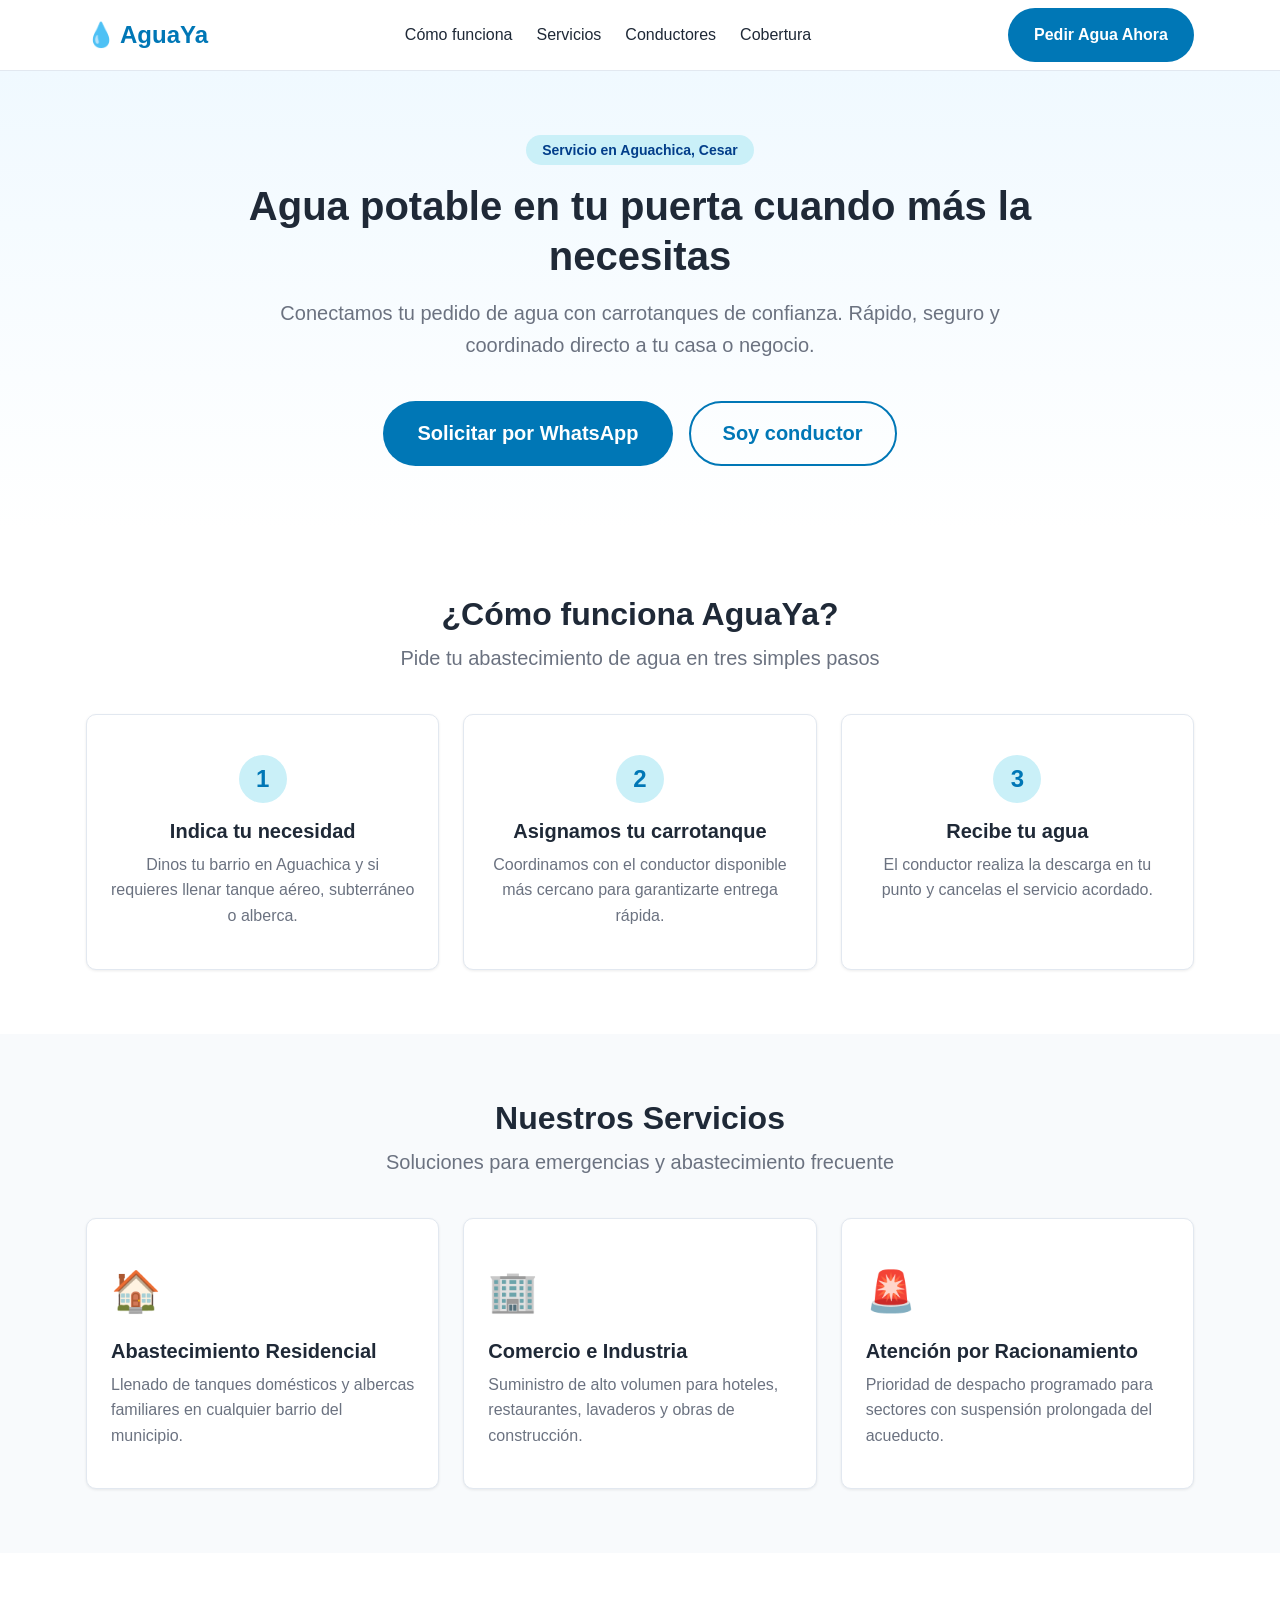
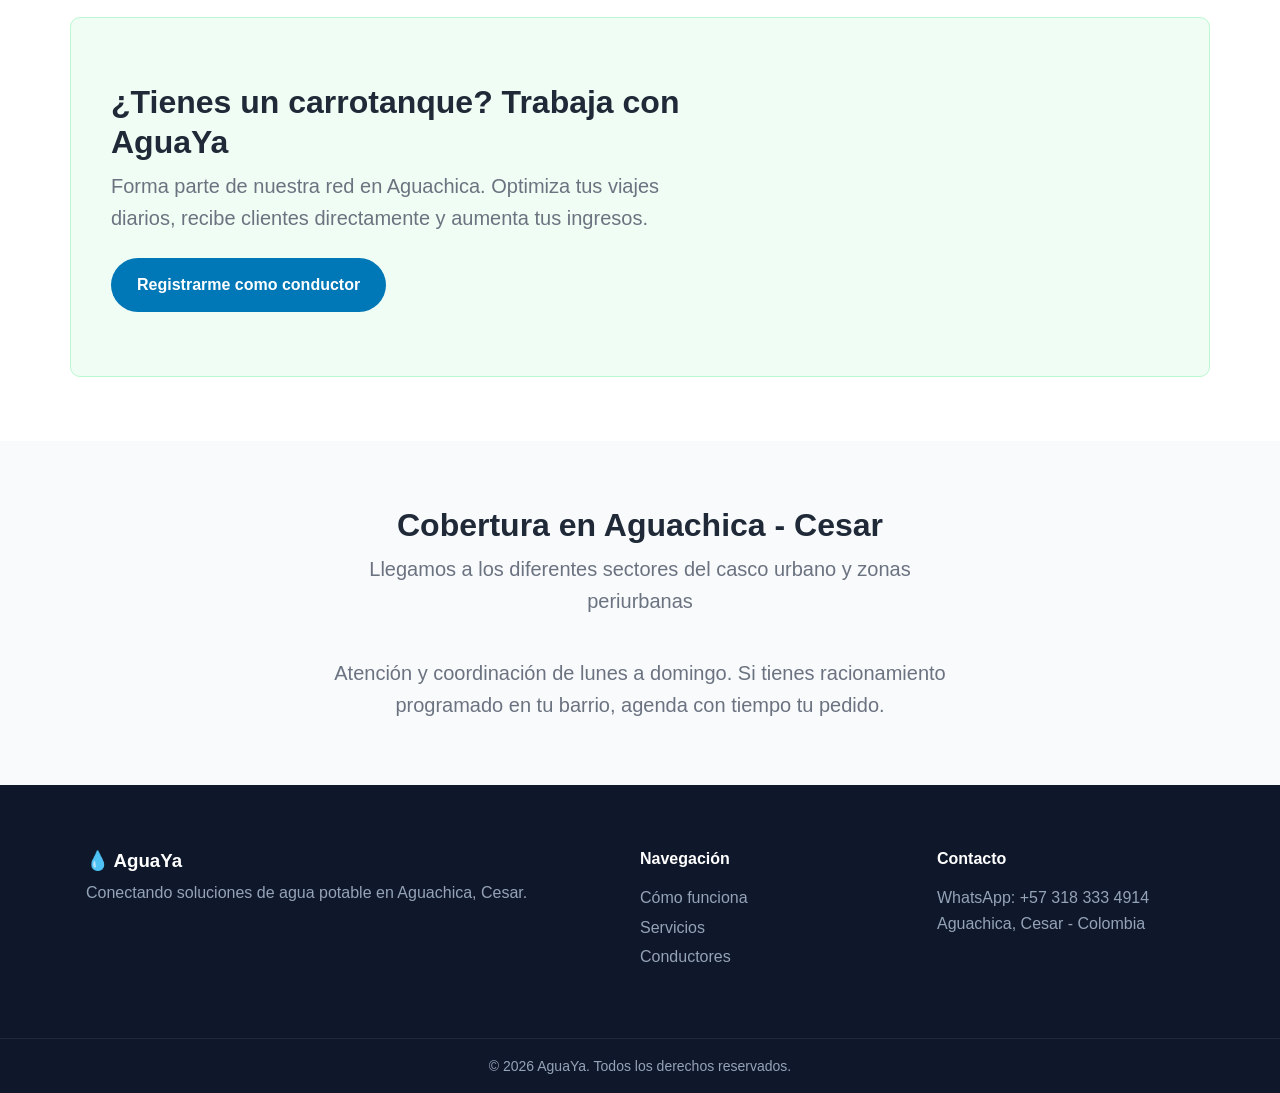
<file: index.html>
<!DOCTYPE html>
<!-- 
  ¿Qué es?
  Declaración del tipo de documento HTML5 e idioma de la página.
  ¿De qué se encarga?
  Indica al navegador que use el estándar moderno HTML5 y que el contenido principal está en español.
-->
<html lang="es">
<head>
  <!-- Juego de caracteres UTF-8: permite tildes, signos de puntuación y caracteres en español -->
  <meta charset="UTF-8">

  <!-- Viewport: fundamental para diseño responsive. Asegura que la escala se adapte al ancho de pantalla del móvil -->
  <meta name="viewport" content="width=device-width, initial-scale=1.0">

  <title>AguaYa | Abastecimiento de Agua en Aguachica</title>
  
  <!-- 
    ENLACES A HOJAS DE ESTILO EXTERNAS (Modularización CSS)
    ¿De qué se encarga cada una?
    1. reset.css: Elimina márgenes y comportamientos inconsistentes entre navegadores.
    2. variables.css: Almacena colores de marca, tipografías y espaciados estándar.
    3. global.css: Define fuentes globales, etiquetas base y utilidades.
    4. layout.css: Controla la estructura general, contenedores y cuadrículas (grid).
    5. components.css: Estiliza elementos interactivos (botones, tarjetas, barra superior).
    6. responsive.css: Reglas para adaptar la apariencia en pantallas móviles y tablets.
  -->
  <!-- Hojas de estilo modulares -->
  <link rel="stylesheet" href="./frontend/css/reset.css">
  <link rel="stylesheet" href="./frontend/css/variables.css">
  <link rel="stylesheet" href="./frontend/css/global.css">
  <link rel="stylesheet" href="./frontend/css/layout.css">
  <link rel="stylesheet" href="./frontend/css/components.css">
  <link rel="stylesheet" href="./frontend/css/responsive.css">
</head>
<body>

  <!-- ==========================================================================
       1. BARRA DE NAVEGACIÓN (Navbar)
       ¿Qué es? Encabezado fijo o superior de la página.
       ¿De qué se encarga? Permite al usuario identificar la marca, navegar por las
       secciones clave mediante enlaces ancla (#) y tener acceso inmediato al pedido de agua.
       ========================================================================== -->
    <!-- Contenedor donde se inyecta el Navbar dinámico -->
    <div id="navbar-container"></div>

  <main>
    
    <!-- ==========================================================================
         2. SECCIÓN HERO (Encabezado Principal)
         ¿Qué es? La primera pantalla visible al entrar a la web.
         ¿De qué se encarga? Captar la atención en menos de 5 segundos, comunicar el
         propósito de AguaYa y ofrecer las acciones prioritarias (pedir agua o unirse como conductor).
         ========================================================================== -->
    <section class="hero">
      <div class="container hero__container">
        <div class="hero__content">
          
          <!-- Insignia de contexto local para generar cercanía y confianza en Aguachica -->
          <span class="badge">Servicio en Aguachica, Cesar</span>
          
          <!-- Propuesta de valor principal -->
          <h1 class="hero__title">Agua potable en tu puerta cuando más la necesitas</h1>
          
          <p class="hero__description">
            Conectamos tu pedido de agua con carrotanques de confianza. Rápido, seguro y coordinado directo a tu casa o negocio.
          </p>

          <!-- Acciones principales: clientes por WhatsApp y conductores -->
          <div class="hero__actions">
            <button type="button" class="btn btn--primary btn--large" data-wa-action="request_service">
              Solicitar por WhatsApp
            </button>
            <a href="#conductores" class="btn btn--secondary btn--large">
              Soy conductor
            </a>
          </div>

        </div>
      </div>
    </section>

    <!-- ==========================================================================
         3. CÓMO FUNCIONA
         ¿Qué es? Guía visual del proceso del servicio.
         ¿De qué se encarga? Reducir la incertidumbre del usuario mostrando que
         el servicio se solicita y recibe en solo 3 pasos directos.
         ========================================================================== -->
    <section class="section how-it-works" id="como-funciona">
      <div class="container">
        <h2 class="section__title">¿Cómo funciona AguaYa?</h2>
        <p class="section__subtitle">Pide tu abastecimiento de agua en tres simples pasos</p>
        
        <div class="grid grid--3">
          <!-- Paso 1: Información inicial del cliente -->
          <article class="card-step">
            <div class="card-step__number">1</div>
            <h3 class="card-step__title">Indica tu necesidad</h3>
            <p class="card-step__text">Dinos tu barrio en Aguachica y si requieres llenar tanque aéreo, subterráneo o alberca.</p>
          </article>

          <!-- Paso 2: Intermediación y despacho -->
          <article class="card-step">
            <div class="card-step__number">2</div>
            <h3 class="card-step__title">Asignamos tu carrotanque</h3>
            <p class="card-step__text">Coordinamos con el conductor disponible más cercano para garantizarte entrega rápida.</p>
          </article>

          <!-- Paso 3: Entrega y pago -->
          <article class="card-step">
            <div class="card-step__number">3</div>
            <h3 class="card-step__title">Recibe tu agua</h3>
            <p class="card-step__text">El conductor realiza la descarga en tu punto y cancelas el servicio acordado.</p>
          </article>
        </div>
      </div>
    </section>

    <!-- ==========================================================================
         4. SERVICIOS
         ¿Qué es? Catálogo o desglose de las modalidades de abastecimiento.
         ¿De qué se encarga? Clarificar que el servicio atiende tanto necesidades
         hogareñas comunes como requerimientos de mayor volumen o contingencias.
         ========================================================================== -->
    <section class="section section--alt services" id="servicios">
      <div class="container">
        <h2 class="section__title">Nuestros Servicios</h2>
        <p class="section__subtitle">Soluciones para emergencias y abastecimiento frecuente</p>

        <div class="grid grid--3">
          <!-- Servicio 1: Casas / Hogares -->
          <div class="card-service">
            <div class="card-service__icon">🏠</div>
            <h3 class="card-service__title">Abastecimiento Residencial</h3>
            <p class="card-service__text">Llenado de tanques domésticos y albercas familiares en cualquier barrio del municipio.</p>
          </div>

          <!-- Servicio 2: Empresas / Negocios -->
          <div class="card-service">
            <div class="card-service__icon">🏢</div>
            <h3 class="card-service__title">Comercio e Industria</h3>
            <p class="card-service__text">Suministro de alto volumen para hoteles, restaurantes, lavaderos y obras de construcción.</p>
          </div>

          <!-- Servicio 3: Contingencias por suspensión de acueducto -->
          <div class="card-service">
            <div class="card-service__icon">🚨</div>
            <h3 class="card-service__title">Atención por Racionamiento</h3>
            <p class="card-service__text">Prioridad de despacho programado para sectores con suspensión prolongada del acueducto.</p>
          </div>
        </div>
      </div>
    </section>

    <!-- ==========================================================================
         5. SECCIÓN PARA CONDUCTORES
         ¿Qué es? Bloque de captación de oferta (carrotanqueros).
         ¿De qué se encarga? Reclutar conductores para expandir la red de servicio
         y asegurar disponibilidad de viajes en Aguachica.
         ========================================================================== -->
    <section class="section drivers" id="conductores">
      <div class="container drivers__container">
        <div class="drivers__content">
          <h2 class="section__title section__title--left">¿Tienes un carrotanque? Trabaja con AguaYa</h2>
          <p class="drivers__text">
            Forma parte de nuestra red en Aguachica. Optimiza tus viajes diarios, recibe clientes directamente y aumenta tus ingresos.
          </p>
          <!-- Botón para conductores con ID para enlace dinámico -->
          <button type="button" class="btn btn--primary" data-wa-action="driver_register">
            Registrarme como conductor
          </button>
        </div>
      </div>
    </section>

    <!-- ==========================================================================
         6. COBERTURA LOCAL
         ¿Qué es? Información sobre el radio de operación geográfica.
         ¿De qué se encarga? Informar a los vecinos de Aguachica que el servicio
         cubre toda la zona y anticipar la gestión de pedidos ante cortes programados.
         ========================================================================== -->
    <section class="section section--alt coverage" id="cobertura">
      <div class="container text-center">
        <h2 class="section__title">Cobertura en Aguachica - Cesar</h2>
        <p class="section__subtitle">Llegamos a los diferentes sectores del casco urbano y zonas periurbanas</p>
        <p class="coverage__info">
          Atención y coordinación de lunes a domingo. Si tienes racionamiento programado en tu barrio, agenda con tiempo tu pedido.
        </p>
      </div>
    </section>
  </main>

  <!-- ==========================================================================
       7. PIE DE PÁGINA (Footer)
       ¿Qué es? El cierre inferior de la plataforma.
       ¿De qué se encarga? Proporcionar enlaces rápidos de navegación, datos de contacto
       directo y los créditos legales de la plataforma.
       ========================================================================== -->
  <!-- Contenedor donde se inyecta el Footer dinámico -->
  <div id="footer-container"></div>

  <script type="module" src="./frontend/js/modules/home.js?v=2"></script>
</body>
</html>
</file>
<file: frontend/css/variables.css>
/* ==========================================================================
   VARIABLES GLOBALES (Design Tokens) - AguaYa
   ¿Qué es?
   Un archivo centralizado de variables nativas de CSS (:root).
   
   ¿De qué se encarga?
   Define los valores estándar reutilizables (colores de identidad, fuentes, 
   sombras, radios de borde y espaciados).
   
   ¿Por qué se hace así?
   Garantiza coherencia visual. Si en el futuro se decide cambiar el tono de 
   azul o la tipografía, solo se modifica aquí una sola vez y el cambio se 
   refleja de inmediato en toda la aplicación sin tocar cada clase.
   ========================================================================== */

:root {
  /* --- PALETA DE COLORES INSTITUCIONAL --- */
  
  /* Azul principal: Representa agua, confianza y pureza. Se usa en botones de acción y destacados */
  --color-primary: #0077b6;
  
  /* Azul oscuro: Efecto hover al pasar el cursor sobre elementos interactivos */
  --color-primary-hover: #023e8a;

  /* Celeste brillante: Acentos visuales e insignias secundarias */
  --color-accent: #00b4d8;
  
  /* Fondo suave del acento: Usado en pastillas/badges de información */
  --color-accent-light: #caf0f8;

  /* Verde WhatsApp: Canal principal de contacto y conversión en Aguachica */
  --color-whatsapp: #25d366;
  --color-whatsapp-hover: #1eb857;

  /* Tonos neutros para fondos y textos legibles */
  --color-text-main: #1f2937;       /* Gris carbón oscuro para lectura cómoda */
  --color-text-muted: #6b7280;      /* Gris intermedio para subtítulos y descripciones */
  --color-bg-light: #ffffff;        /* Blanco base de fondo */
  --color-bg-alt: #f8fafc;          /* Gris muy tenue para alternar secciones visualmente */
  --color-border: #e2e8f0;          /* Líneas divisorias y bordes de tarjetas */

  /* --- TIPOGRAFÍA --- */
  
  /* Pila de fuentes del sistema: Carga ultra rápida sin depender de fuentes externas en zonas de baja señal */
  --font-family-base: -apple-system, BlinkMacSystemFont, "Segoe UI", Roboto, Helvetica, Arial, sans-serif;

  /* Escala tipográfica armónica */
  --font-size-sm: 0.875rem;   /* ~14px: Textos legales, fechas y badges */
  --font-size-base: 1rem;     /* ~16px: Texto estándar de lectura */
  --font-size-lg: 1.25rem;    /* ~20px: Subtítulos destacados */
  --font-size-xl: 1.5rem;     /* ~24px: Títulos de tarjetas y módulos */
  --font-size-2xl: 2rem;      /* ~32px: Títulos de secciones */
  --font-size-3xl: 2.5rem;    /* ~40px: Titular principal del Hero */

  /* --- ESPACIADOS Y MAQUETACIÓN --- */
  
  /* Escala de espaciado modular para márgenes (margin) y rellenos (padding) */
  --spacing-xs: 0.25rem;  /* 4px */
  --spacing-sm: 0.5rem;   /* 8px */
  --spacing-md: 1rem;     /* 16px */
  --spacing-lg: 1.5rem;   /* 24px */
  --spacing-xl: 2.5rem;   /* 40px */
  --spacing-2xl: 4rem;    /* 64px */

  /* Ancho máximo de contenido para que no se estire de forma infinita en pantallas grandes */
  --container-max-width: 1140px;

  /* --- FORMAS, BORDES Y SOMBRAS --- */
  
  /* Redondeo de esquinas */
  --border-radius-sm: 6px;       /* Tarjetas pequeñas y cajas de texto */
  --border-radius-md: 10px;      /* Tarjetas de servicios y contenedores */
  --border-radius-pill: 50px;    /* Botones y pastillas redondas */

  /* Sombras para dar profundidad y relieve a los elementos interactivos */
  --shadow-sm: 0 1px 3px rgba(0, 0, 0, 0.08);
  --shadow-md: 0 4px 6px -1px rgba(0, 0, 0, 0.1), 0 2px 4px -1px rgba(0, 0, 0, 0.06);

  /* Transición fluida para efectos al pasar el cursor (hover) */
  --transition-normal: all 0.2s ease-in-out;
}
</file>
<file: frontend/css/global.css>
/* ==========================================================================
   ESTILOS GLOBALES - AguaYa
   ¿Qué es?
   Reglas de estilo de alto nivel aplicadas a todo el documento HTML.
   
   ¿De qué se encarga?
   Define la tipografía por defecto, el interlineado, los colores base de lectura,
   los encabezados (h1, h2, h3, h4) y clases de utilidad reutilizables.
   
   ¿Por qué se hace así?
   Asegura coherencia tipográfica en todas las páginas sin repetir reglas en
   múltiples selectores. Consume las variables creadas en variables.css.
   ========================================================================== */

/* 
   Cuerpo principal de la web:
   ¿De qué se encarga? Establece la fuente del sistema, tamaño base (16px), 
   altura de línea óptima para lectura y colores de fondo y texto por defecto.
*/
body {
  font-family: var(--font-family-base);
  font-size: var(--font-size-base);
  line-height: 1.6;
  color: var(--color-text-main);
  background-color: var(--color-bg-light);
}

/* 
   Encabezados (Títulos y Subtítulos):
   ¿De qué se encarga? Unifica el peso de la letra y reduce el interlineado 
   para evitar que títulos largos se vean demasiado separados entre líneas.
*/
h1, h2, h3, h4 {
  color: var(--color-text-main);
  line-height: 1.25;
  font-weight: 700;
}

/* 
   Clase de utilidad: Alineación centrada
   ¿De qué se encarga? Permite centrar textos o bloques cuando una sección lo requiere.
*/
.text-center {
  text-align: center;
}

/* 
   Componente visual: Insignia de contexto local (.badge)
   ¿Qué es? La pequeña pastilla de color situada sobre el título principal en el Hero.
   ¿De qué se encarga? Resalta visualmente que el servicio opera en Aguachica, Cesar,
   creando confianza y pertenencia local de inmediato.
*/
.badge {
  display: inline-block;
  padding: var(--spacing-xs) var(--spacing-md);
  background-color: var(--color-accent-light);
  color: var(--color-primary-hover);
  border-radius: var(--border-radius-pill);
  font-size: var(--font-size-sm);
  font-weight: 600;
  margin-bottom: var(--spacing-md);
}
</file>
<file: frontend/css/layout.css>
/* ==========================================================================
   LAYOUT Y ESTRUCTURA GENERAL - AguaYa
   ¿Qué es?
   El esqueleto que organiza los anchos, márgenes de sección y distribuciones
   en columnas de la página.
   
   ¿De qué se encarga?
   1. Centrar el contenido dentro de un ancho máximo (.container).
   2. Dar espacio vertical consistente entre secciones (.section).
   3. Organizar las tarjetas de servicios y pasos en cuadrículas (.grid).
   
   ¿Por qué se hace así?
   Separa la estructura espacial del diseño de los componentes individuales,
   haciendo que el sitio sea ordenado y predecible.
   ========================================================================== */

/* 
   Contenedor principal (.container):
   ¿De qué se encarga? Centra el contenido horizontalmente (margin: 0 auto) 
   y le pone un tope de ancho (1140px) para que en monitores grandes la página 
   no se estire de forma incómoda a la vista. El padding lateral evita que 
   el texto toque los bordes de la pantalla.
*/
.container {
  width: 100%;
  max-width: var(--container-max-width);
  margin-left: auto;
  margin-right: auto;
  padding-left: var(--spacing-md);
  padding-right: var(--spacing-md);
}

/* 
   Espaciado de secciones (.section):
   ¿De qué se encarga? Proporciona un respiro visual vertical (arriba y abajo) 
   a cada bloque de la landing (Servicios, Cómo funciona, etc.).
*/
.section {
  padding-top: var(--spacing-2xl);
  padding-bottom: var(--spacing-2xl);
}

/* 
   Sección con fondo alternativo (.section--alt):
   ¿De qué se encarga? Rompe la monotonía del fondo blanco aplicando un gris muy suave,
   ayudando al usuario a distinguir visualmente cuándo termina un bloque y empieza otro.
*/
.section--alt {
  background-color: var(--color-bg-alt);
}

/* 
   Títulos y subtítulos de sección:
   ¿De qué se encarga? Da jerarquía y consistencia visual a los encabezados
   de "¿Cómo funciona?", "Servicios", etc.
*/
.section__title {
  font-size: var(--font-size-2xl);
  text-align: center;
  margin-bottom: var(--spacing-sm);
  color: var(--color-text-main);
}

/* Modificador para cuando el título de sección deba alinearse a la izquierda */
.section__title--left {
  text-align: left;
}

.section__subtitle {
  font-size: var(--font-size-lg);
  color: var(--color-text-muted);
  text-align: center;
  max-width: 650px;
  margin-left: auto;
  margin-right: auto;
  margin-bottom: var(--spacing-xl);
}

/* 
   Sistema de cuadrícula (.grid):
   ¿De qué se encarga? Usa CSS Grid moderno para ubicar las tarjetas de pasos 
   y servicios una al lado de otra en columnas ordenadas de igual tamaño.
*/
.grid {
  display: grid;
  gap: var(--spacing-lg);
}

/* Cuadrícula de 3 columnas para pantallas de escritorio */
.grid--3 {
  grid-template-columns: repeat(3, 1fr);
}
</file>
<file: frontend/css/components.css>
/* ==========================================================================
   COMPONENTES DE LA INTERFAZ - AguaYa
   ¿Qué es?
   El catálogo de piezas visuales e interactivas de la aplicación (UI Components).
   
   ¿De qué se encarga?
   Estiliza los botones (.btn), la barra de navegación (.navbar), el encabezado (.hero),
   las tarjetas de pasos (.card-step), las tarjetas de servicios (.card-service),
   el bloque de conductores y el pie de página (.footer).
   
   ¿Por qué se hace así?
   Sigue la metodología de diseño modular (BEM-like). Cada componente es independiente,
   lo que facilita reutilizar un botón o una tarjeta en cualquier otra página del sistema.
   ========================================================================== */

/* --------------------------------------------------------------------------
   1. BOTONES (.btn)
   ¿De qué se encarga? Da formato a los enlaces y botones clicables, controlando
   márgenes internos, bordes redondeados y transiciones al pasar el cursor.
   -------------------------------------------------------------------------- */
.btn {
  display: inline-flex;
  align-items: center;
  justify-content: center;
  padding: 0.75rem 1.5rem;
  border-radius: var(--border-radius-pill);
  font-weight: 600;
  text-align: center;
  cursor: pointer;
  transition: var(--transition-normal);
  border: 2px solid transparent;
}

/* Botón primario: Conexión principal hacia WhatsApp y acciones destacadas */
.btn--primary {
  background-color: var(--color-primary);
  color: #ffffff;
}

.btn--primary:hover {
  background-color: var(--color-primary-hover);
  transform: translateY(-2px);
  box-shadow: var(--shadow-md);
}

/* Botón secundario: Contorno sutil para acciones alternas (ej. "Soy conductor") */
.btn--secondary {
  background-color: transparent;
  border-color: var(--color-primary);
  color: var(--color-primary);
}

.btn--secondary:hover {
  background-color: var(--color-accent-light);
  transform: translateY(-2px);
}

/* Modificador de tamaño grande para llamadas a la acción en la sección Hero */
.btn--large {
  padding: 0.9rem 2rem;
  font-size: var(--font-size-lg);
}


/* --------------------------------------------------------------------------
   2. BARRA DE NAVEGACIÓN (.navbar)
   ¿De qué se encarga? Mantiene la cabecera limpia, fija en la parte superior,
   con logo a la izquierda, menú centrado y botón de acción a la derecha.
   -------------------------------------------------------------------------- */
.navbar {
  background-color: var(--color-bg-light);
  border-bottom: 1px solid var(--color-border);
  position: sticky;
  top: 0;
  z-index: 1000; /* Asegura que la barra quede por encima del contenido al hacer scroll */
  padding: var(--spacing-sm) 0;
}

.navbar__container {
  display: flex;
  align-items: center;
  justify-content: space-between;
}

.navbar__logo {
  font-size: var(--font-size-xl);
  font-weight: 700;
  color: var(--color-primary);
  display: flex;
  align-items: center;
  gap: var(--spacing-xs);
}

.navbar__menu {
  display: flex;
  gap: var(--spacing-lg);
}

.navbar__link {
  color: var(--color-text-main);
  font-weight: 500;
  transition: var(--transition-normal);
}

.navbar__link:hover {
  color: var(--color-primary);
}


/* --------------------------------------------------------------------------
   3. SECCIÓN HERO (.hero)
   ¿Qué es?
   El encabezado de impacto visual inicial.
   
   ¿De qué se encarga?
   Centra matemática y visualmente todos los textos, la insignia y los botones.
   -------------------------------------------------------------------------- */
.hero {
  padding: var(--spacing-2xl) 0;
  background: linear-gradient(180deg, #f0f9ff 0%, #ffffff 100%);
  width: 100%;
}

/* 
   Contenedor interno del Hero:
   ¿De qué se encarga? Usa flexbox centrado para que todo el bloque hijo
   quede matemáticamente en el medio de la pantalla sin desviaciones.
*/
.hero__container {
  display: flex;
  justify-content: center;
  align-items: center;
}

/* 
   Bloque de contenido del Hero:
   ¿De qué se encarga? Limita el ancho de lectura a 800px para que las líneas
   no sean difíciles de leer y centra explícitamente textos y elementos internos.
*/
.hero__content {
  max-width: 800px;
  width: 100%;
  margin: 0 auto;
  text-align: center;
  display: flex;
  flex-direction: column;
  align-items: center; /* Centra la insignia y los botones en el eje horizontal */
}

.hero__title {
  font-size: var(--font-size-3xl);
  margin-bottom: var(--spacing-md);
  color: var(--color-text-main);
  text-align: center;
}

.hero__description {
  font-size: var(--font-size-lg);
  color: var(--color-text-muted);
  margin-bottom: var(--spacing-xl);
  line-height: 1.6;
  text-align: center;
}

/* 
   Contenedor de botones de acción:
   ¿De qué se encarga? Centra los botones de WhatsApp y Conductor lado a lado.
*/
.hero__actions {
  display: flex;
  justify-content: center;
  align-items: center;
  gap: var(--spacing-md);
  flex-wrap: wrap;
  width: 100%;
}


/* --------------------------------------------------------------------------
   4. TARJETAS DE PASOS (.card-step)
   ¿De qué se encarga? Estiliza los 3 pasos de "¿Cómo funciona?" con un círculo
   numérico distintivo arriba de cada tarjeta.
   -------------------------------------------------------------------------- */
.card-step {
  background-color: var(--color-bg-light);
  padding: var(--spacing-xl) var(--spacing-lg);
  border-radius: var(--border-radius-md);
  border: 1px solid var(--color-border);
  text-align: center;
  box-shadow: var(--shadow-sm);
  transition: var(--transition-normal);
}

.card-step:hover {
  transform: translateY(-4px);
  box-shadow: var(--shadow-md);
}

.card-step__number {
  width: 48px;
  height: 48px;
  margin: 0 auto var(--spacing-md);
  background-color: var(--color-accent-light);
  color: var(--color-primary);
  font-size: var(--font-size-xl);
  font-weight: 700;
  border-radius: 50%;
  display: flex;
  align-items: center;
  justify-content: center;
}

.card-step__title {
  font-size: var(--font-size-lg);
  margin-bottom: var(--spacing-sm);
}

.card-step__text {
  color: var(--color-text-muted);
  font-size: var(--font-size-base);
}


/* --------------------------------------------------------------------------
   5. TARJETAS DE SERVICIOS (.card-service)
   ¿De qué se encarga? Muestra las opciones de abastecimiento (residencial,
   comercio, racionamiento) con ícono llamativo y fondo blanco limpio.
   -------------------------------------------------------------------------- */
.card-service {
  background-color: var(--color-bg-light);
  padding: var(--spacing-xl) var(--spacing-lg);
  border-radius: var(--border-radius-md);
  border: 1px solid var(--color-border);
  box-shadow: var(--shadow-sm);
  transition: var(--transition-normal);
}

.card-service:hover {
  border-color: var(--color-accent);
  box-shadow: var(--shadow-md);
  transform: translateY(-4px);
}

.card-service__icon {
  font-size: 2.5rem;
  margin-bottom: var(--spacing-md);
}

.card-service__title {
  font-size: var(--font-size-lg);
  margin-bottom: var(--spacing-sm);
}

.card-service__text {
  color: var(--color-text-muted);
}


/* --------------------------------------------------------------------------
   6. SECCIÓN DE CONDUCTORES (.drivers)
   ¿De qué se encarga? Contenedor destacado con borde azul suave e invitación
   clara para captar dueños de carrotanques.
   -------------------------------------------------------------------------- */
.drivers__container {
  background-color: #f0fdf4; /* Tono verde muy suave que transmite oportunidad de ingresos */
  border: 1px solid #bbf7d0;
  border-radius: var(--border-radius-md);
  padding: var(--spacing-2xl) var(--spacing-xl);
}

.drivers__content {
  max-width: 600px;
}

.drivers__text {
  color: var(--color-text-muted);
  font-size: var(--font-size-lg);
  margin-bottom: var(--spacing-lg);
}


/* --------------------------------------------------------------------------
   7. COBERTURA (.coverage)
   ¿De qué se encarga? Espacio de texto informativo sobre las zonas de Aguachica.
   -------------------------------------------------------------------------- */
.coverage__info {
  font-size: var(--font-size-lg);
  color: var(--color-text-muted);
  max-width: 700px;
  margin: var(--spacing-md) auto 0;
}


/* --------------------------------------------------------------------------
   8. PIE DE PÁGINA (.footer)
   ¿De qué se encarga? Fondo oscuro elegante para cerrar la página, con enlaces
   de navegación y datos de contacto directo.
   -------------------------------------------------------------------------- */
.footer {
  background-color: #0f172a; /* Azul noche profundo para contraste de pie */
  color: #94a3b8;
  padding-top: var(--spacing-2xl);
}

.footer__container {
  display: grid;
  grid-template-columns: 2fr 1fr 1fr;
  gap: var(--spacing-xl);
  padding-bottom: var(--spacing-2xl);
}

.footer__brand h3 {
  color: #ffffff;
  margin-bottom: var(--spacing-sm);
}

.footer__links h4,
.footer__contact h4 {
  color: #ffffff;
  margin-bottom: var(--spacing-md);
  font-size: var(--font-size-base);
}

.footer__links ul li {
  margin-bottom: var(--spacing-xs);
}

.footer__links a:hover {
  color: #ffffff;
}

.footer__bottom {
  border-top: 1px solid #1e293b;
  text-align: center;
  padding: var(--spacing-md) 0;
  font-size: var(--font-size-sm);
}
</file>
<file: frontend/css/responsive.css>
/* ==========================================================================
   DISEÑO RESPONSIVO (Media Queries) - AguaYa
   ¿Qué es?
   Reglas condicionales (@media) que reorganizan los elementos según el ancho
   de la pantalla del dispositivo.
   
   ¿De qué se encarga?
   1. En celulares y tablets: transforma las cuadrículas de 3 columnas a 1 sola.
   2. Ajusta tamaños de fuente para que los títulos no ocupen toda la pantalla.
   3. Reorganiza la barra de navegación y el pie de página para lectura vertical.
   
   ¿Por qué se hace así?
   Garantiza que la experiencia en smartphones sea tan fluida y cómoda como
   la de una aplicación móvil instalada.
   ========================================================================== */

/* --------------------------------------------------------------------------
   PANTALLAS MEDIANAS Y TABLETS (Menos de 900px de ancho)
   -------------------------------------------------------------------------- */
@media (max-width: 900px) {
  /* 
     Cuadrícula adaptable:
     Pasa de 3 columnas a 2 columnas para no apretar las tarjetas.
  */
  .grid--3 {
    grid-template-columns: repeat(2, 1fr);
  }

  /* 
     Pie de página:
     Pasa de 3 columnas horizontales a una distribución más compacta.
  */
  .footer__container {
    grid-template-columns: 1fr 1fr;
    gap: var(--spacing-lg);
  }

  .footer__brand {
    grid-column: span 2;
  }
}

/* --------------------------------------------------------------------------
   TELÉFONOS MÓVILES (Menos de 640px de ancho)
   -------------------------------------------------------------------------- */
@media (max-width: 640px) {
  /* Reducción de espaciados de sección para aprovechar mejor la pantalla pequeña */
  .section {
    padding-top: var(--spacing-xl);
    padding-bottom: var(--spacing-xl);
  }

  /* Ajuste de escala tipográfica para títulos en móviles */
  .hero__title {
    font-size: 2rem;
  }

  .section__title {
    font-size: 1.6rem;
  }

  .hero__description,
  .section__subtitle {
    font-size: var(--font-size-base);
  }

  /* 
     Barra de navegación móvil:
     Ocultamos temporalmente los enlaces secundarios para dar prioridad 
     absoluta al logo y al botón de pedir agua directo.
  */
  .navbar__menu {
    display: none;
  }

  .navbar__cta {
    padding: 0.5rem 1rem;
    font-size: var(--font-size-sm);
  }

  /* 
     Botones del Hero:
     Se estiran al 100% del ancho para facilitar el toque con el pulgar.
  */
  .hero__actions {
    flex-direction: column;
  }

  .hero__actions .btn {
    width: 100%;
  }

  /* 
     Cuadrícula en celulares:
     Pasa a 1 sola columna vertical (tarjeta sobre tarjeta).
  */
  .grid--3 {
    grid-template-columns: 1fr;
  }

  /* Sección de conductores en móviles: texto centrado y botón expandido */
  .drivers__container {
    text-align: center;
    padding: var(--spacing-xl) var(--spacing-md);
  }

  .section__title--left {
    text-align: center;
  }

  .drivers__container .btn {
    width: 100%;
  }

  /* Pie de página en móviles: 1 columna vertical centrada */
  .footer__container {
    grid-template-columns: 1fr;
    text-align: center;
  }
}
</file>
